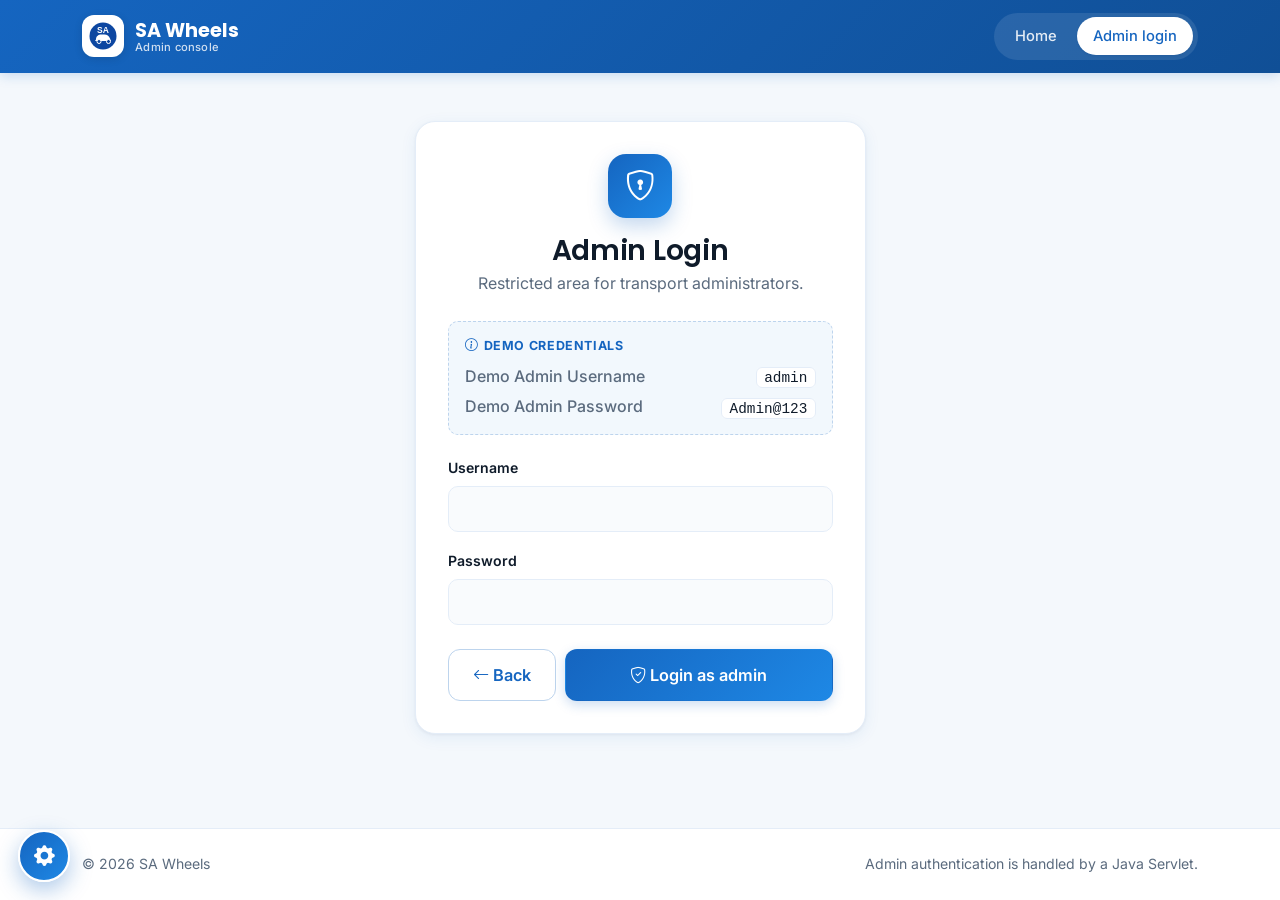
<file: frontend/admin-login.html>
<!DOCTYPE html>
<html lang="en">
<head>
    <meta charset="UTF-8">
    <meta name="viewport" content="width=device-width, initial-scale=1, viewport-fit=cover">
    <meta name="theme-color" content="#1565C0">
    <title>Admin Login - SA Wheels</title>
    <script src="js/prefs.js"></script>
    <link href="https://cdn.jsdelivr.net/npm/bootstrap@5.3.3/dist/css/bootstrap.min.css" rel="stylesheet">
    <link href="https://cdn.jsdelivr.net/npm/bootstrap-icons@1.11.3/font/bootstrap-icons.min.css" rel="stylesheet">
    <link rel="preconnect" href="https://fonts.googleapis.com">
    <link rel="preconnect" href="https://fonts.gstatic.com" crossorigin>
    <link href="https://fonts.googleapis.com/css2?family=Inter:wght@400;500;600;700&family=Poppins:wght@500;600;700;800&display=swap" rel="stylesheet">
    <link rel="stylesheet" href="css/style.css?v=13">
</head>
<body>
    <nav class="navbar navbar-expand-lg navbar-dark app-header">
        <div class="container">
            <a class="navbar-brand" href="index.html"><span class="brand-mark"><img class="brand-logo" src="assets/sa-logo.svg" alt=""></span><span class="brand-text">SA Wheels<span class="brand-sub">Admin console</span></span></a>
            <button class="navbar-toggler" type="button" data-bs-toggle="collapse" data-bs-target="#mainNav" aria-controls="mainNav" aria-expanded="false" aria-label="Toggle navigation"><span class="navbar-toggler-icon"></span></button>
            <div class="collapse navbar-collapse" id="mainNav">
                <ul class="navbar-nav ms-auto">
                    <li class="nav-item"><a class="nav-link" href="index.html">Home</a></li>
                    <li class="nav-item"><a class="nav-link" href="admin-login.html">Admin login</a></li>
                </ul>
            </div>
        </div>
    </nav>

    <main class="container auth-wrap">
        <div class="row justify-content-center">
            <div class="col-sm-10 col-md-7 col-lg-5">
                <div class="card auth-card">
                    <div class="card-body">
                        <div class="auth-icon"><i class="bi bi-shield-lock"></i></div>
                        <h1 class="h3 mb-1 text-center">Admin Login</h1>
                        <p class="text-muted text-center mb-4">Restricted area for transport administrators.</p>
                        <div class="demo-creds">
                            <div class="demo-creds-head"><i class="bi bi-info-circle"></i>Demo Credentials</div>
                            <dl>
                                <div><dt>Demo Admin Username</dt><dd><code>admin</code></dd></div>
                                <div><dt>Demo Admin Password</dt><dd><code>Admin@123</code></dd></div>
                            </dl>
                        </div>
                        <form class="needs-validation" action="admin-login" method="post" novalidate>
                            <div class="mb-3"><label class="form-label" for="adminUsername">Username</label><input id="adminUsername" name="username" type="text" class="form-control" autocomplete="username" autocapitalize="none" spellcheck="false" required><div class="invalid-feedback">Enter the admin username.</div></div>
                            <div class="mb-4"><label class="form-label" for="adminPassword">Password</label><input id="adminPassword" name="password" type="password" class="form-control" autocomplete="current-password" required><div class="invalid-feedback">Password is required.</div></div>
                            <div class="chooser-actions">
                                <a class="btn btn-outline-primary btn-lg" href="index.html?login=choose"><i class="bi bi-arrow-left me-1"></i>Back</a>
                                <button class="btn btn-primary btn-lg" type="submit"><i class="bi bi-shield-check me-1"></i>Login as admin</button>
                            </div>
                        </form>
                    </div>
                </div>
            </div>
        </div>
    </main>

    <footer class="app-footer no-print"><div class="container"><span>&copy; 2026 SA Wheels</span><span>Admin authentication is handled by a Java Servlet.</span></div></footer>
    <script src="https://cdn.jsdelivr.net/npm/bootstrap@5.3.3/dist/js/bootstrap.bundle.min.js"></script>
    <script src="js/script.js?v=13"></script>
    <script src="js/ui-effects.js"></script>
</body>
</html>
</file>
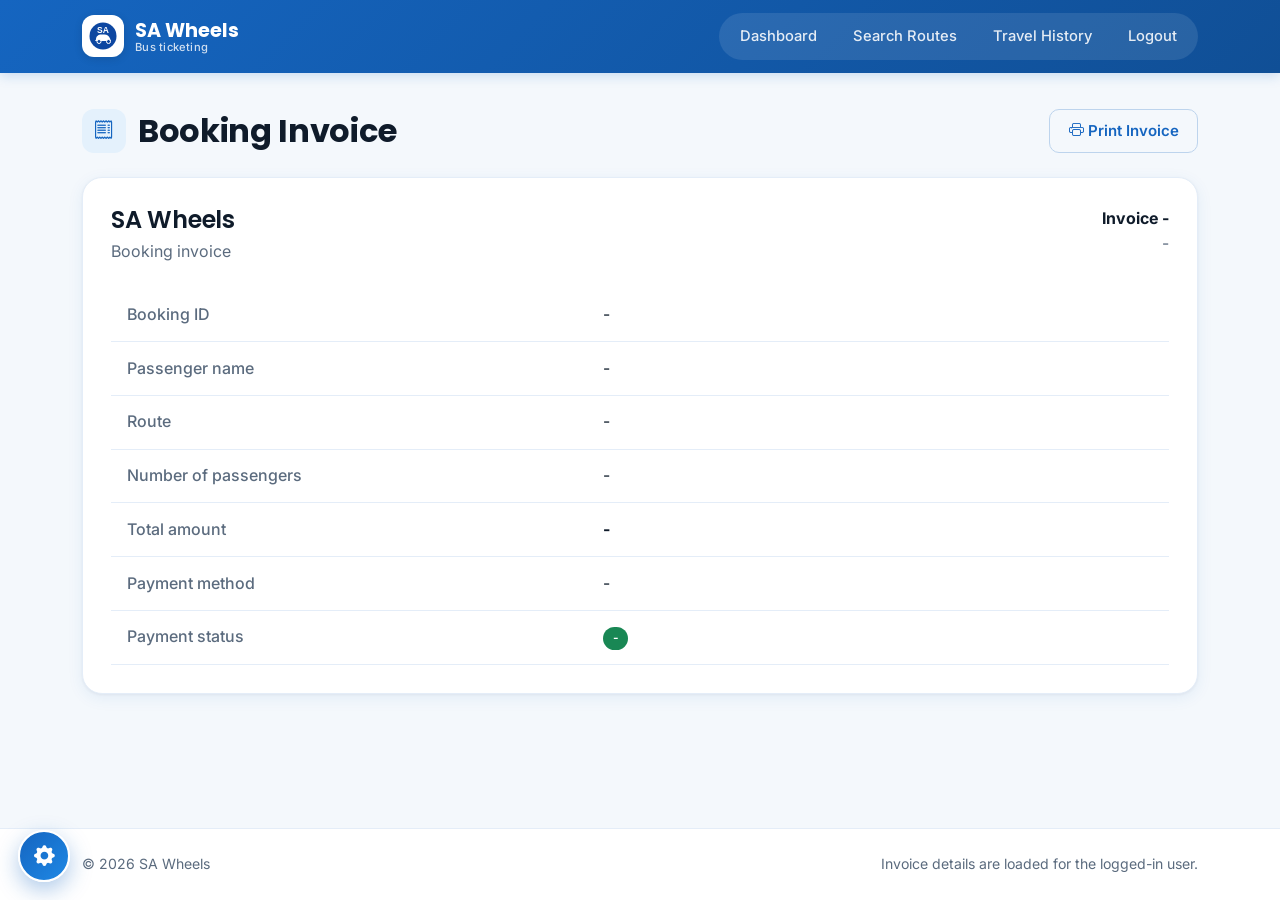
<file: frontend/invoice.html>
<!DOCTYPE html>
<html lang="en">
<head>
    <meta charset="UTF-8">
    <meta name="viewport" content="width=device-width, initial-scale=1, viewport-fit=cover">
    <meta name="theme-color" content="#1565C0">
    <title>Invoice - SA Wheels</title>
    <script src="js/prefs.js"></script>
    <link href="https://cdn.jsdelivr.net/npm/bootstrap@5.3.3/dist/css/bootstrap.min.css" rel="stylesheet">
    <link href="https://cdn.jsdelivr.net/npm/bootstrap-icons@1.11.3/font/bootstrap-icons.min.css" rel="stylesheet">
    <link rel="preconnect" href="https://fonts.googleapis.com">
    <link rel="preconnect" href="https://fonts.gstatic.com" crossorigin>
    <link href="https://fonts.googleapis.com/css2?family=Inter:wght@400;500;600;700&family=Poppins:wght@500;600;700;800&display=swap" rel="stylesheet">
    <link rel="stylesheet" href="css/style.css?v=13">
</head>
<body>
    <nav class="navbar navbar-expand-lg navbar-dark app-header no-print">
        <div class="container">
            <a class="navbar-brand" href="index.html"><span class="brand-mark"><img class="brand-logo" src="assets/sa-logo.svg" alt=""></span><span class="brand-text">SA Wheels<span class="brand-sub">Bus ticketing</span></span></a>
            <button class="navbar-toggler" type="button" data-bs-toggle="collapse" data-bs-target="#mainNav" aria-controls="mainNav" aria-expanded="false" aria-label="Toggle navigation"><span class="navbar-toggler-icon"></span></button>
            <div class="collapse navbar-collapse" id="mainNav">
                <ul class="navbar-nav ms-auto">
                    <li class="nav-item"><a class="nav-link" href="user-dashboard.html">Dashboard</a></li>
                    <li class="nav-item"><a class="nav-link" href="route-search.html">Search Routes</a></li>
                    <li class="nav-item"><a class="nav-link" href="travel-history.html">Travel History</a></li>
                    <li class="nav-item"><a class="nav-link" href="logout">Logout</a></li>
                </ul>
            </div>
        </div>
    </nav>

    <main class="container page">
        <div class="page-head no-print">
            <h1 class="h2 page-title"><span class="title-icon"><i class="bi bi-receipt"></i></span>Booking Invoice</h1>
            <button data-print class="btn btn-outline-primary"><i class="bi bi-printer me-1"></i>Print Invoice</button>
        </div>
        <div class="card invoice-card">
            <div class="card-body">
                <div class="d-flex flex-wrap justify-content-between gap-3 mb-4">
                    <div><h2 class="h4 mb-1">SA Wheels</h2><p class="text-muted mb-0">Booking invoice</p></div>
                    <div class="text-sm-end"><strong id="invoiceNumber">Invoice -</strong><br><span id="invoiceDate" class="text-muted">-</span></div>
                </div>
                <div class="table-responsive">
                    <table class="table">
                        <tbody>
                            <tr><th>Booking ID</th><td id="invoiceBookingId">-</td></tr>
                            <tr><th>Passenger name</th><td id="invoicePassenger">-</td></tr>
                            <tr><th>Route</th><td id="invoiceRoute">-</td></tr>
                            <tr><th>Number of passengers</th><td id="invoicePassengerCount">-</td></tr>
                            <tr><th>Total amount</th><td><strong id="invoiceAmount">-</strong></td></tr>
                            <tr><th>Payment method</th><td id="invoicePaymentMethod">-</td></tr>
                            <tr><th>Payment status</th><td><span id="invoicePaymentStatus" class="badge text-bg-success">-</span></td></tr>
                        </tbody>
                    </table>
                </div>
            </div>
        </div>
    </main>

    <footer class="app-footer no-print"><div class="container"><span>&copy; 2026 SA Wheels</span><span>Invoice details are loaded for the logged-in user.</span></div></footer>
    <script src="https://cdn.jsdelivr.net/npm/bootstrap@5.3.3/dist/js/bootstrap.bundle.min.js"></script>
    <script src="js/script.js?v=13"></script>
    <script src="js/ui-effects.js"></script>
</body>
</html>
</file>
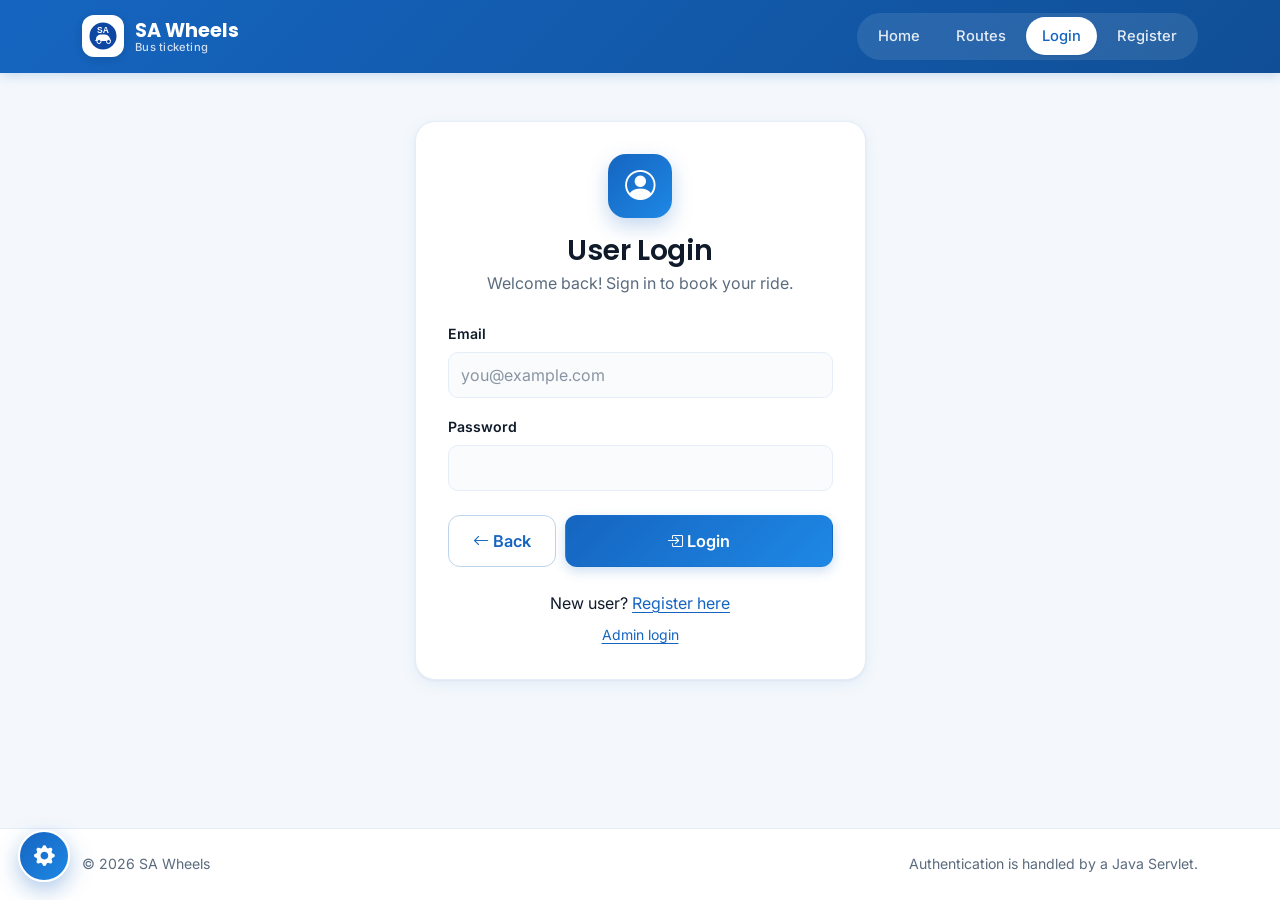
<file: frontend/login.html>
<!DOCTYPE html>
<html lang="en">
<head>
    <meta charset="UTF-8">
    <meta name="viewport" content="width=device-width, initial-scale=1, viewport-fit=cover">
    <meta name="theme-color" content="#1565C0">
    <title>Login - SA Wheels</title>
    <script src="js/prefs.js"></script>
    <link href="https://cdn.jsdelivr.net/npm/bootstrap@5.3.3/dist/css/bootstrap.min.css" rel="stylesheet">
    <link href="https://cdn.jsdelivr.net/npm/bootstrap-icons@1.11.3/font/bootstrap-icons.min.css" rel="stylesheet">
    <link rel="preconnect" href="https://fonts.googleapis.com">
    <link rel="preconnect" href="https://fonts.gstatic.com" crossorigin>
    <link href="https://fonts.googleapis.com/css2?family=Inter:wght@400;500;600;700&family=Poppins:wght@500;600;700;800&display=swap" rel="stylesheet">
    <link rel="stylesheet" href="css/style.css?v=13">
</head>
<body>
    <nav class="navbar navbar-expand-lg navbar-dark app-header">
        <div class="container">
            <a class="navbar-brand" href="index.html"><span class="brand-mark"><img class="brand-logo" src="assets/sa-logo.svg" alt=""></span><span class="brand-text">SA Wheels<span class="brand-sub">Bus ticketing</span></span></a>
            <button class="navbar-toggler" type="button" data-bs-toggle="collapse" data-bs-target="#mainNav" aria-controls="mainNav" aria-expanded="false" aria-label="Toggle navigation"><span class="navbar-toggler-icon"></span></button>
            <div class="collapse navbar-collapse" id="mainNav">
                <ul class="navbar-nav ms-auto">
                    <li class="nav-item"><a class="nav-link" href="index.html">Home</a></li>
                    <li class="nav-item"><a class="nav-link" href="route-search.html">Routes</a></li>
                    <li class="nav-item"><a class="nav-link" href="login.html">Login</a></li>
                    <li class="nav-item"><a class="nav-link" href="register.html">Register</a></li>
                </ul>
            </div>
        </div>
    </nav>

    <main class="container auth-wrap">
        <div class="row justify-content-center">
            <div class="col-sm-10 col-md-7 col-lg-5">
                <div class="card auth-card">
                    <div class="card-body">
                        <div class="auth-icon"><i class="bi bi-person-circle"></i></div>
                        <h1 class="h3 mb-1 text-center">User Login</h1>
                        <p class="text-muted text-center mb-4">Welcome back! Sign in to book your ride.</p>
                        <form class="needs-validation" action="login" method="post" novalidate>
                            <div class="mb-3"><label class="form-label" for="email">Email</label><input id="email" name="email" type="email" class="form-control" autocomplete="email" placeholder="you@example.com" required><div class="invalid-feedback">Enter a valid email address.</div></div>
                            <div class="mb-4"><label class="form-label" for="loginPassword">Password</label><input id="loginPassword" name="password" type="password" class="form-control" autocomplete="current-password" required><div class="invalid-feedback">Password is required.</div></div>
                            <div class="chooser-actions">
                                <a class="btn btn-outline-primary btn-lg" href="index.html?login=choose"><i class="bi bi-arrow-left me-1"></i>Back</a>
                                <button class="btn btn-primary btn-lg" type="submit"><i class="bi bi-box-arrow-in-right me-1"></i>Login</button>
                            </div>
                        </form>
                        <p class="text-center mt-4 mb-0">New user? <a href="register.html">Register here</a></p>
                        <p class="text-center mt-2 mb-0 small"><a href="admin-login.html">Admin login</a></p>
                    </div>
                </div>
            </div>
        </div>
    </main>

    <footer class="app-footer no-print"><div class="container"><span>&copy; 2026 SA Wheels</span><span>Authentication is handled by a Java Servlet.</span></div></footer>
    <script src="https://cdn.jsdelivr.net/npm/bootstrap@5.3.3/dist/js/bootstrap.bundle.min.js"></script>
    <script src="js/script.js?v=13"></script>
    <script src="js/ui-effects.js"></script>
</body>
</html>
</file>
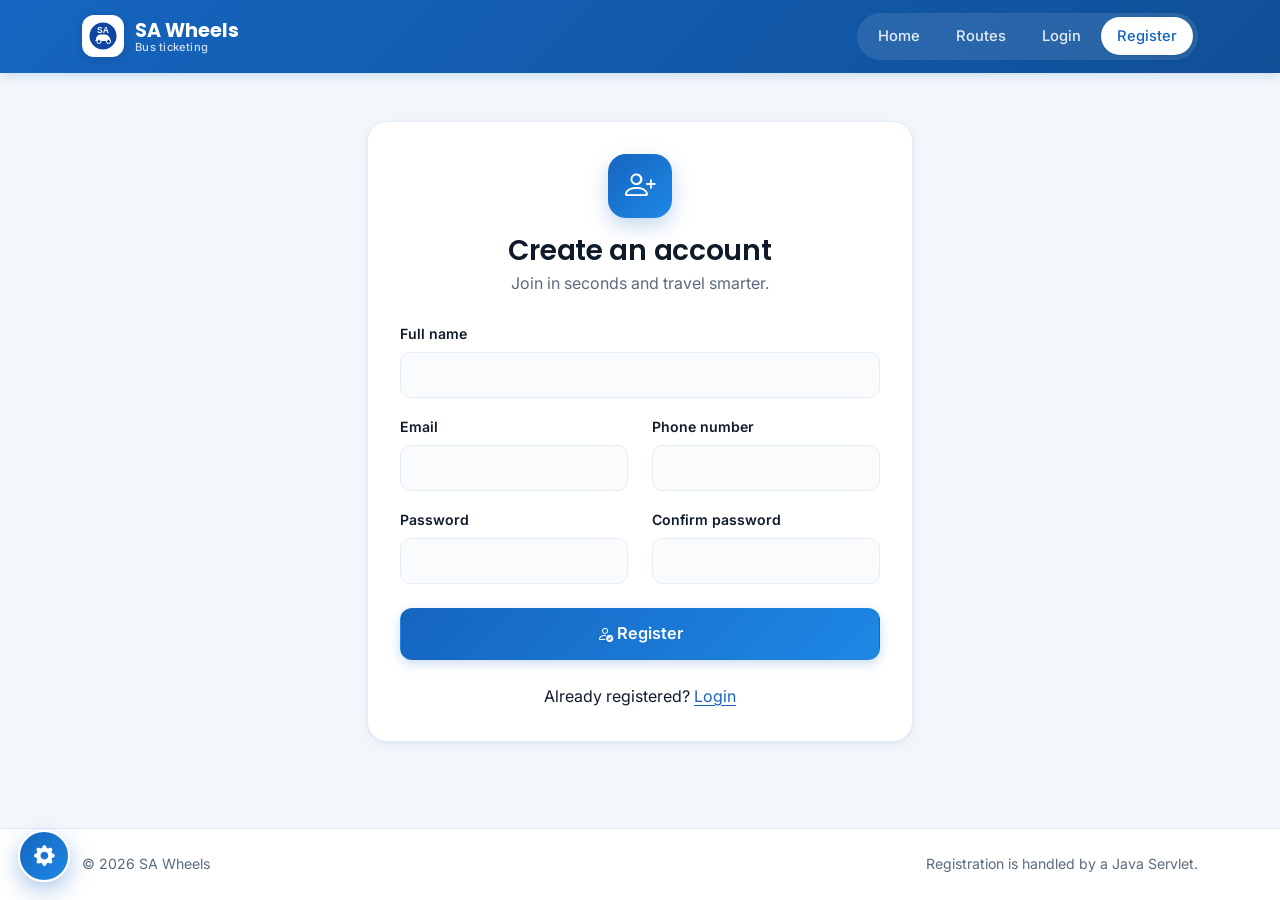
<file: frontend/register.html>
<!DOCTYPE html>
<html lang="en">
<head>
    <meta charset="UTF-8">
    <meta name="viewport" content="width=device-width, initial-scale=1, viewport-fit=cover">
    <meta name="theme-color" content="#1565C0">
    <title>Register - SA Wheels</title>
    <script src="js/prefs.js"></script>
    <link href="https://cdn.jsdelivr.net/npm/bootstrap@5.3.3/dist/css/bootstrap.min.css" rel="stylesheet">
    <link href="https://cdn.jsdelivr.net/npm/bootstrap-icons@1.11.3/font/bootstrap-icons.min.css" rel="stylesheet">
    <link rel="preconnect" href="https://fonts.googleapis.com">
    <link rel="preconnect" href="https://fonts.gstatic.com" crossorigin>
    <link href="https://fonts.googleapis.com/css2?family=Inter:wght@400;500;600;700&family=Poppins:wght@500;600;700;800&display=swap" rel="stylesheet">
    <link rel="stylesheet" href="css/style.css?v=13">
</head>
<body>
    <nav class="navbar navbar-expand-lg navbar-dark app-header">
        <div class="container">
            <a class="navbar-brand" href="index.html"><span class="brand-mark"><img class="brand-logo" src="assets/sa-logo.svg" alt=""></span><span class="brand-text">SA Wheels<span class="brand-sub">Bus ticketing</span></span></a>
            <button class="navbar-toggler" type="button" data-bs-toggle="collapse" data-bs-target="#mainNav" aria-controls="mainNav" aria-expanded="false" aria-label="Toggle navigation"><span class="navbar-toggler-icon"></span></button>
            <div class="collapse navbar-collapse" id="mainNav">
                <ul class="navbar-nav ms-auto">
                    <li class="nav-item"><a class="nav-link" href="index.html">Home</a></li>
                    <li class="nav-item"><a class="nav-link" href="route-search.html">Routes</a></li>
                    <li class="nav-item"><a class="nav-link" href="login.html">Login</a></li>
                    <li class="nav-item"><a class="nav-link" href="register.html">Register</a></li>
                </ul>
            </div>
        </div>
    </nav>

    <main class="container auth-wrap">
        <div class="row justify-content-center">
            <div class="col-sm-11 col-md-9 col-lg-6">
                <div class="card auth-card">
                    <div class="card-body">
                        <div class="auth-icon"><i class="bi bi-person-plus"></i></div>
                        <h1 class="h3 mb-1 text-center">Create an account</h1>
                        <p class="text-muted text-center mb-4">Join in seconds and travel smarter.</p>
                        <form class="needs-validation" action="register" method="post" novalidate>
                            <div class="mb-3"><label class="form-label" for="fullName">Full name</label><input id="fullName" name="fullName" class="form-control" autocomplete="name" required><div class="invalid-feedback">Full name is required.</div></div>
                            <div class="row">
                                <div class="col-md-6 mb-3"><label class="form-label" for="registerEmail">Email</label><input id="registerEmail" name="email" type="email" class="form-control" autocomplete="email" required><div class="invalid-feedback">Enter a valid email.</div></div>
                                <div class="col-md-6 mb-3"><label class="form-label" for="phone">Phone number</label><input id="phone" name="phoneNumber" type="tel" class="form-control" pattern="[0-9]{10}" inputmode="numeric" autocomplete="tel" required><div class="invalid-feedback">Enter a 10-digit phone number.</div></div>
                            </div>
                            <div class="row">
                                <div class="col-md-6 mb-3"><label class="form-label" for="password">Password</label><input id="password" name="password" type="password" class="form-control" minlength="6" autocomplete="new-password" required><div class="invalid-feedback">At least 6 characters.</div></div>
                                <div class="col-md-6 mb-4"><label class="form-label" for="confirmPassword">Confirm password</label><input id="confirmPassword" name="confirmPassword" type="password" class="form-control" autocomplete="new-password" required><div class="invalid-feedback">Passwords must match.</div></div>
                            </div>
                            <button class="btn btn-primary btn-lg w-100" type="submit"><i class="bi bi-person-check me-1"></i>Register</button>
                        </form>
                        <p class="text-center mt-4 mb-0">Already registered? <a href="login.html">Login</a></p>
                    </div>
                </div>
            </div>
        </div>
    </main>

    <footer class="app-footer no-print"><div class="container"><span>&copy; 2026 SA Wheels</span><span>Registration is handled by a Java Servlet.</span></div></footer>
    <script src="https://cdn.jsdelivr.net/npm/bootstrap@5.3.3/dist/js/bootstrap.bundle.min.js"></script>
    <script src="js/script.js?v=13"></script>
    <script src="js/ui-effects.js"></script>
</body>
</html>
</file>
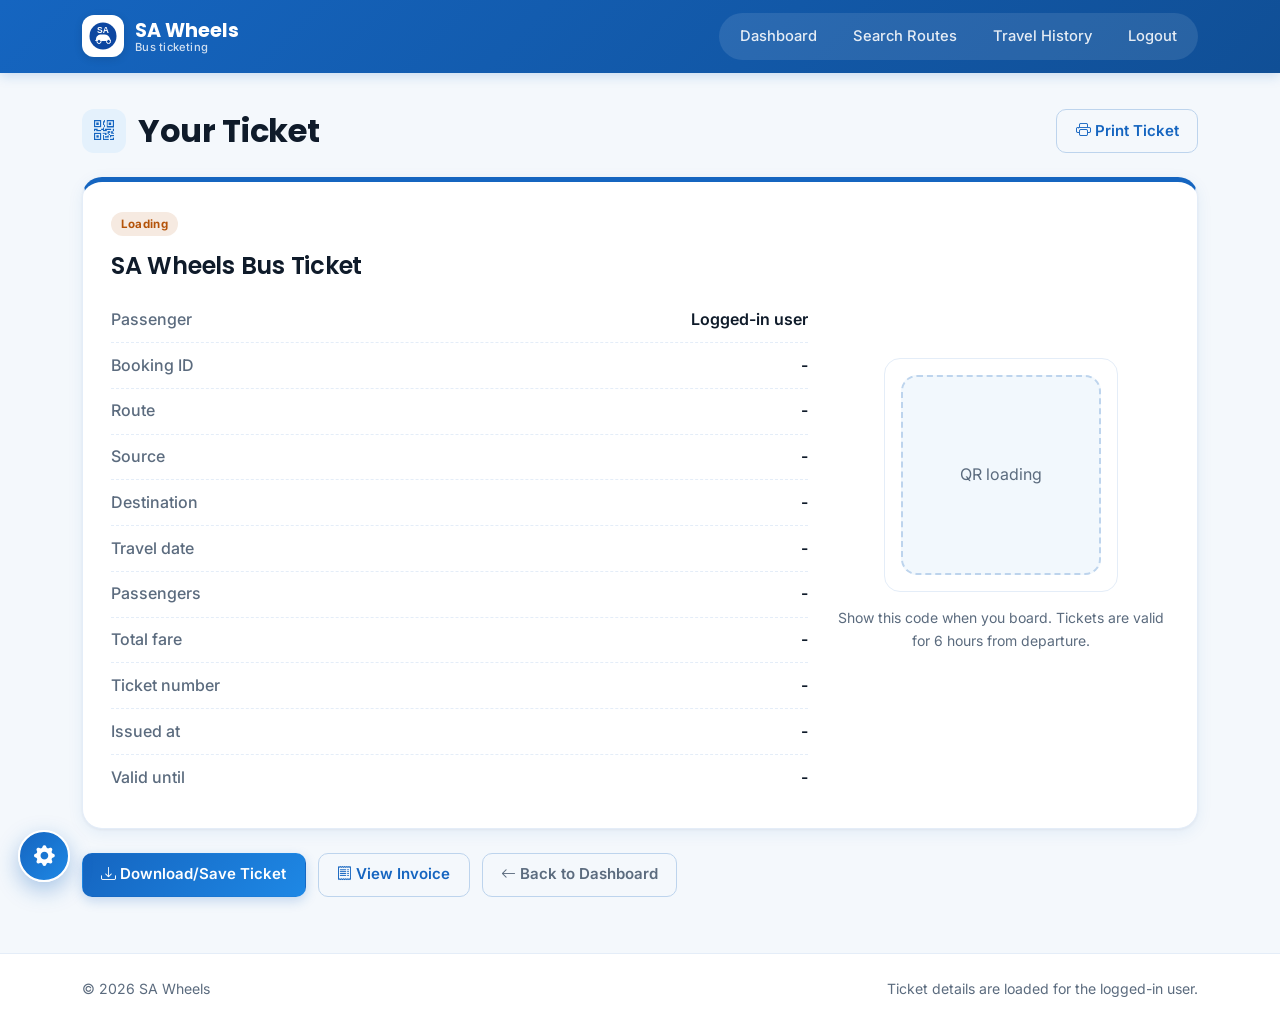
<file: frontend/ticket.html>
<!DOCTYPE html>
<html lang="en">
<head>
    <meta charset="UTF-8">
    <meta name="viewport" content="width=device-width, initial-scale=1, viewport-fit=cover">
    <meta name="theme-color" content="#1565C0">
    <title>Ticket - SA Wheels</title>
    <script src="js/prefs.js"></script>
    <link href="https://cdn.jsdelivr.net/npm/bootstrap@5.3.3/dist/css/bootstrap.min.css" rel="stylesheet">
    <link href="https://cdn.jsdelivr.net/npm/bootstrap-icons@1.11.3/font/bootstrap-icons.min.css" rel="stylesheet">
    <link rel="preconnect" href="https://fonts.googleapis.com">
    <link rel="preconnect" href="https://fonts.gstatic.com" crossorigin>
    <link href="https://fonts.googleapis.com/css2?family=Inter:wght@400;500;600;700&family=Poppins:wght@500;600;700;800&display=swap" rel="stylesheet">
    <link rel="stylesheet" href="css/style.css?v=13">
</head>
<body>
    <nav class="navbar navbar-expand-lg navbar-dark app-header no-print">
        <div class="container">
            <a class="navbar-brand" href="index.html"><span class="brand-mark"><img class="brand-logo" src="assets/sa-logo.svg" alt=""></span><span class="brand-text">SA Wheels<span class="brand-sub">Bus ticketing</span></span></a>
            <button class="navbar-toggler" type="button" data-bs-toggle="collapse" data-bs-target="#mainNav" aria-controls="mainNav" aria-expanded="false" aria-label="Toggle navigation"><span class="navbar-toggler-icon"></span></button>
            <div class="collapse navbar-collapse" id="mainNav">
                <ul class="navbar-nav ms-auto">
                    <li class="nav-item"><a class="nav-link" href="user-dashboard.html">Dashboard</a></li>
                    <li class="nav-item"><a class="nav-link" href="route-search.html">Search Routes</a></li>
                    <li class="nav-item"><a class="nav-link" href="travel-history.html">Travel History</a></li>
                    <li class="nav-item"><a class="nav-link" href="logout">Logout</a></li>
                </ul>
            </div>
        </div>
    </nav>

    <main class="container page">
        <div class="page-head no-print">
            <h1 class="h2 page-title"><span class="title-icon"><i class="bi bi-qr-code"></i></span>Your Ticket</h1>
            <button data-print class="btn btn-outline-primary"><i class="bi bi-printer me-1"></i>Print Ticket</button>
        </div>
        <div class="card ticket-card">
            <div class="card-body">
                <div class="row g-4 align-items-center">
                    <div class="col-md-7 col-lg-8">
                        <span id="ticketStatus" class="status-badge status-pending mb-3">Loading</span>
                        <h2 class="h4 mb-3">SA Wheels Bus Ticket</h2>
                        <dl class="detail-list">
                            <div><dt>Passenger</dt><dd id="ticketPassenger">Logged-in user</dd></div>
                            <div><dt>Booking ID</dt><dd id="ticketBookingId">-</dd></div>
                            <div><dt>Route</dt><dd id="ticketRoute">-</dd></div>
                            <div><dt>Source</dt><dd id="ticketSource">-</dd></div>
                            <div><dt>Destination</dt><dd id="ticketDestination">-</dd></div>
                            <div><dt>Travel date</dt><dd id="ticketTravelDate">-</dd></div>
                            <div><dt>Passengers</dt><dd id="ticketPassengerCount">-</dd></div>
                            <div><dt>Total fare</dt><dd id="ticketFare">-</dd></div>
                            <div><dt>Ticket number</dt><dd id="ticketNumber">-</dd></div>
                            <div><dt>Issued at</dt><dd id="ticketIssuedAt">-</dd></div>
                            <div><dt>Valid until</dt><dd id="ticketValidUntil">-</dd></div>
                        </dl>
                    </div>
                    <div class="col-md-5 col-lg-4 text-center">
                        <div id="qrBox" class="qr-box">
                            <div id="qrPlaceholder" class="qr-placeholder"><span>QR loading</span></div>
                            <img id="qrImage" class="img-fluid d-none" width="200" height="200" alt="Ticket QR code">
                            <span class="qr-expired-stamp" aria-hidden="true">Expired</span>
                        </div>
                        <div id="ticketCountdown" class="validity-pill d-none" role="status" aria-live="polite"></div>
                        <p id="qrNote" class="small text-muted mt-2 mb-0">Show this code when you board. Tickets are valid for 6 hours from departure.</p>
                    </div>
                </div>
            </div>
        </div>
        <div class="action-bar mt-4 no-print">
            <button data-print class="btn btn-primary me-2 mb-2"><i class="bi bi-download me-1"></i>Download/Save Ticket</button>
            <a id="invoiceLink" href="invoice.html" class="btn btn-outline-primary me-2 mb-2"><i class="bi bi-receipt me-1"></i>View Invoice</a>
            <a href="user-dashboard.html" class="btn btn-outline-secondary mb-2"><i class="bi bi-arrow-left me-1"></i>Back to Dashboard</a>
        </div>
    </main>

    <footer class="app-footer no-print"><div class="container"><span>&copy; 2026 SA Wheels</span><span>Ticket details are loaded for the logged-in user.</span></div></footer>
    <script src="https://cdn.jsdelivr.net/npm/bootstrap@5.3.3/dist/js/bootstrap.bundle.min.js"></script>
    <script src="js/script.js?v=13"></script>
    <script src="js/ui-effects.js"></script>
</body>
</html>
</file>
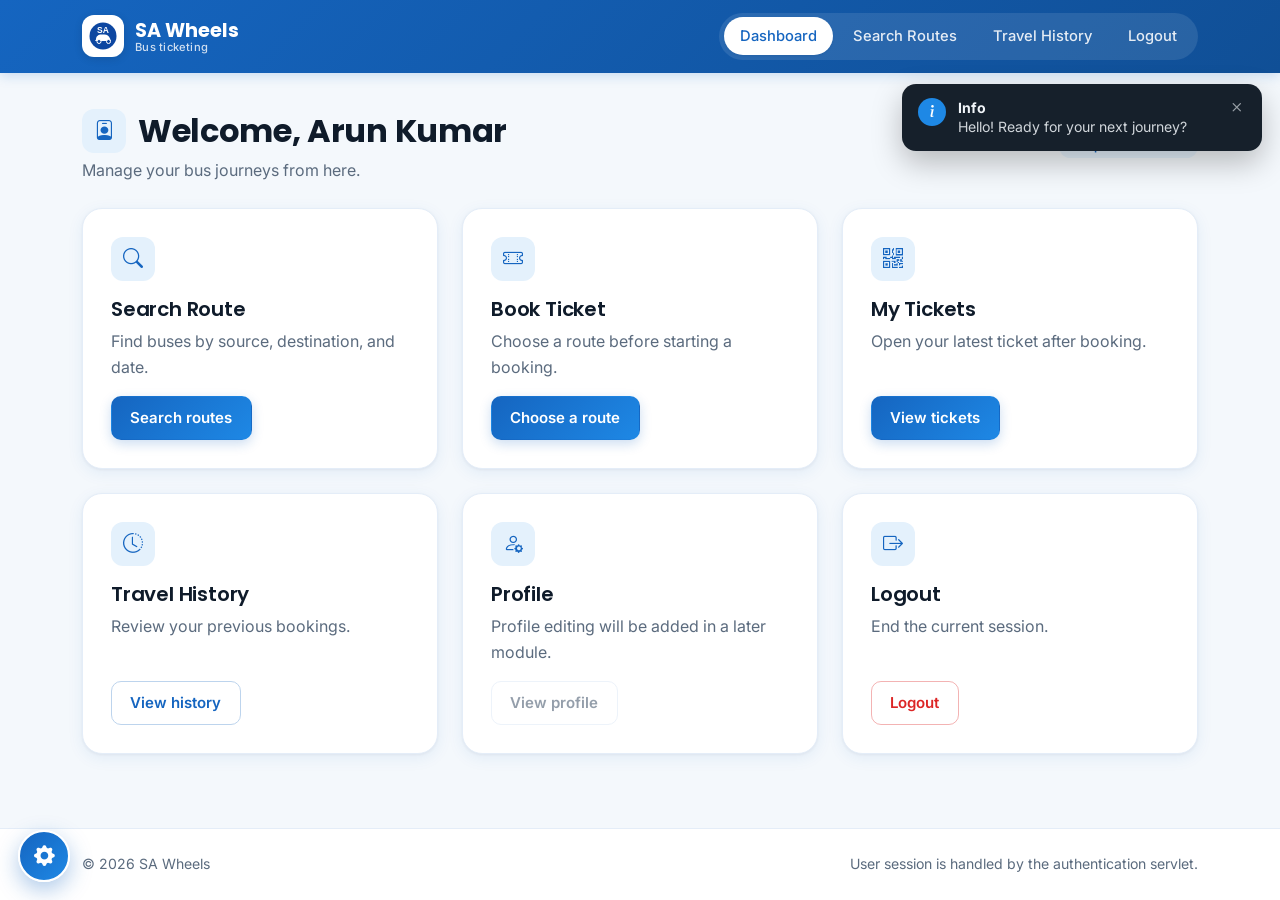
<file: frontend/user-dashboard.html>
<!DOCTYPE html>
<html lang="en">
<head>
    <meta charset="UTF-8">
    <meta name="viewport" content="width=device-width, initial-scale=1, viewport-fit=cover">
    <meta name="theme-color" content="#1565C0">
    <title>User Dashboard - SA Wheels</title>
    <script src="js/prefs.js"></script>
    <link href="https://cdn.jsdelivr.net/npm/bootstrap@5.3.3/dist/css/bootstrap.min.css" rel="stylesheet">
    <link href="https://cdn.jsdelivr.net/npm/bootstrap-icons@1.11.3/font/bootstrap-icons.min.css" rel="stylesheet">
    <link rel="preconnect" href="https://fonts.googleapis.com">
    <link rel="preconnect" href="https://fonts.gstatic.com" crossorigin>
    <link href="https://fonts.googleapis.com/css2?family=Inter:wght@400;500;600;700&family=Poppins:wght@500;600;700;800&display=swap" rel="stylesheet">
    <link rel="stylesheet" href="css/style.css?v=13">
</head>
<body data-welcome="Hello! Ready for your next journey?">
    <nav class="navbar navbar-expand-lg navbar-dark app-header">
        <div class="container">
            <a class="navbar-brand" href="index.html"><span class="brand-mark"><img class="brand-logo" src="assets/sa-logo.svg" alt=""></span><span class="brand-text">SA Wheels<span class="brand-sub">Bus ticketing</span></span></a>
            <button class="navbar-toggler" type="button" data-bs-toggle="collapse" data-bs-target="#mainNav" aria-controls="mainNav" aria-expanded="false" aria-label="Toggle navigation"><span class="navbar-toggler-icon"></span></button>
            <div class="collapse navbar-collapse" id="mainNav">
                <ul class="navbar-nav ms-auto">
                    <li class="nav-item"><a class="nav-link" href="user-dashboard.html">Dashboard</a></li>
                    <li class="nav-item"><a class="nav-link" href="route-search.html">Search Routes</a></li>
                    <li class="nav-item"><a class="nav-link" href="travel-history.html">Travel History</a></li>
                    <li class="nav-item"><a class="nav-link" href="logout">Logout</a></li>
                </ul>
            </div>
        </div>
    </nav>

    <main class="container page">
        <div class="page-head">
            <div>
                <h1 class="h2 page-title"><span class="title-icon"><i class="bi bi-person-badge"></i></span>Welcome, Arun Kumar</h1>
                <p class="page-sub">Manage your bus journeys from here.</p>
            </div>
            <span class="badge badge-soft">Sample user session</span>
        </div>
        <div class="row g-4">
            <div class="col-sm-6 col-lg-4"><div class="card dashboard-card"><div class="card-body"><span class="card-icon"><i class="bi bi-search"></i></span><h2 class="h5">Search Route</h2><p>Find buses by source, destination, and date.</p><a href="route-search.html" class="btn btn-primary">Search routes</a></div></div></div>
            <div class="col-sm-6 col-lg-4"><div class="card dashboard-card"><div class="card-body"><span class="card-icon"><i class="bi bi-ticket-perforated"></i></span><h2 class="h5">Book Ticket</h2><p>Choose a route before starting a booking.</p><a href="route-search.html" class="btn btn-primary">Choose a route</a></div></div></div>
            <div class="col-sm-6 col-lg-4"><div class="card dashboard-card"><div class="card-body"><span class="card-icon"><i class="bi bi-qr-code"></i></span><h2 class="h5">My Tickets</h2><p>Open your latest ticket after booking.</p><a href="travel-history.html" class="btn btn-primary">View tickets</a></div></div></div>
            <div class="col-sm-6 col-lg-4"><div class="card dashboard-card"><div class="card-body"><span class="card-icon"><i class="bi bi-clock-history"></i></span><h2 class="h5">Travel History</h2><p>Review your previous bookings.</p><a href="travel-history.html" class="btn btn-outline-primary">View history</a></div></div></div>
            <div class="col-sm-6 col-lg-4"><div class="card dashboard-card"><div class="card-body"><span class="card-icon"><i class="bi bi-person-gear"></i></span><h2 class="h5">Profile</h2><p>Profile editing will be added in a later module.</p><button class="btn btn-outline-secondary" disabled>View profile</button></div></div></div>
            <div class="col-sm-6 col-lg-4"><div class="card dashboard-card"><div class="card-body"><span class="card-icon"><i class="bi bi-box-arrow-right"></i></span><h2 class="h5">Logout</h2><p>End the current session.</p><a href="logout" class="btn btn-outline-danger">Logout</a></div></div></div>
        </div>
    </main>

    <footer class="app-footer no-print"><div class="container"><span>&copy; 2026 SA Wheels</span><span>User session is handled by the authentication servlet.</span></div></footer>
    <script src="https://cdn.jsdelivr.net/npm/bootstrap@5.3.3/dist/js/bootstrap.bundle.min.js"></script>
    <script src="js/script.js?v=13"></script>
    <script src="js/ui-effects.js"></script>
</body>
</html>
</file>
<file: frontend/css/style.css>
/* SA Wheels - simple, token-driven theme on top of Bootstrap 5.
 *
 * Colours come from CSS variables. js/prefs.js sets them on <html> from the
 * chosen theme (and dark mode); the values below are the no-JS defaults.
 */

/* ------------------------------------------------------------------ tokens */
:root {
    --p: #1565C0;  --p-rgb: 21, 101, 192;
    --pd: #10509A; --pd-rgb: 16, 80, 154;
    --a: #1E88E5;  --a-rgb: 30, 136, 229;
    --p-text: #1565C0; --p-text-rgb: 21, 101, 192;
    --p-soft: #E4F0FC; --p-soft2: #F1F7FE;
    --paper: #F3F7FC; --card: #ffffff;
    --line: #E1EAF5;  --line-strong: #C3D6EE;
    --field-bg: #F9FBFE;
    --ink: #0F1B2A;   --slate: #5B6B7E;
    --success: #15803D; --danger: #DC2626; --warning: #B45309;

    --radius: 16px; --radius-lg: 20px; --radius-sm: 10px;
    --shadow-sm: 0 1px 2px rgba(15, 27, 42, .05), 0 1px 3px rgba(var(--p-rgb), .06);
    --shadow-md: 0 4px 16px rgba(var(--p-rgb), .08), 0 1px 3px rgba(15, 27, 42, .05);
    --shadow-lg: 0 18px 40px rgba(var(--p-rgb), .16), 0 4px 10px rgba(15, 27, 42, .06);
    --fs: 1;
    --font-body: 'Inter', system-ui, -apple-system, 'Segoe UI', Roboto, sans-serif;
    --font-head: 'Poppins', 'Inter', system-ui, sans-serif;
}

[data-mode="dark"] {
    --ink: #E6EDF5;
    --slate: #A3B1C2;
    --success: #4ADE80; --danger: #F87171; --warning: #FBBF24;
    --shadow-sm: 0 1px 2px rgba(0, 0, 0, .35);
    --shadow-md: 0 4px 18px rgba(0, 0, 0, .35);
    --shadow-lg: 0 18px 44px rgba(0, 0, 0, .5);
    color-scheme: dark;
}

/* Bootstrap reads its own variables; point them at ours. */
:root, [data-bs-theme] {
    --bs-primary: var(--p);
    --bs-primary-rgb: var(--p-rgb);
    --bs-link-color: var(--p-text);
    --bs-link-color-rgb: var(--p-text-rgb);
    --bs-link-hover-color: var(--p-text);
    --bs-link-hover-color-rgb: var(--p-text-rgb);
    --bs-body-bg: var(--paper);
    --bs-body-color: var(--ink);
    --bs-emphasis-color: var(--ink);
    --bs-secondary-color: var(--slate);
    --bs-tertiary-bg: var(--p-soft2);
    --bs-border-color: var(--line);
    --bs-border-radius: var(--radius-sm);
    --bs-body-font-family: var(--font-body);
    --bs-heading-color: var(--ink);
    --bs-focus-ring-color: rgba(var(--a-rgb), .25);
}

/* ------------------------------------------------------------------ base */
html { font-size: calc(16px * var(--fs)); }
body {
    min-height: 100vh;
    min-height: 100dvh;
    display: flex;
    flex-direction: column;
    background: var(--paper);
    color: var(--ink);
    font-family: var(--font-body);
    line-height: 1.6;
    -webkit-font-smoothing: antialiased;
    transition: background-color .2s ease, color .2s ease;
}
main { flex: 1 0 auto; }
h1, h2, h3, h4, h5, h6, .h1, .h2, .h3, .h4, .h5, .h6 {
    font-family: var(--font-head);
    font-weight: 600;
    letter-spacing: -.01em;
    color: var(--ink);
}
a { color: var(--p-text); text-underline-offset: 3px; }
a:hover { color: var(--p-text); }
.text-muted, .text-body-secondary { color: var(--slate) !important; }
.text-primary { color: var(--p-text) !important; }
.text-danger { color: var(--danger) !important; }
::selection { background: rgba(var(--a-rgb), .25); }
:focus-visible { outline: 3px solid rgba(var(--a-rgb), .55); outline-offset: 2px; }

/* ------------------------------------------------------------------ header */
.app-header {
    position: sticky;
    top: 0;
    z-index: 1030;
    background: linear-gradient(135deg, var(--p), var(--pd));
    box-shadow: 0 2px 12px rgba(var(--p-rgb), .22);
    padding: .65rem 0;
}
[data-mode="dark"] .app-header {
    background: linear-gradient(135deg, rgba(var(--p-rgb), .55), rgba(var(--pd-rgb), .45)), var(--card);
    border-bottom: 1px solid var(--line);
}
.app-header .navbar-brand {
    display: flex;
    align-items: center;
    gap: .7rem;
    color: #fff;
    font-family: var(--font-head);
    font-weight: 700;
    font-size: 1.2rem;
    line-height: 1.1;
    margin-right: 1rem;
}
.brand-mark {
    width: 42px;
    height: 42px;
    flex: none;
    display: grid;
    place-items: center;
    background: #fff;
    border-radius: 12px;
    box-shadow: 0 2px 8px rgba(0, 0, 0, .12);
}
.brand-logo { width: 32px; height: 32px; display: block; }
.brand-text { display: flex; flex-direction: column; }
.brand-sub {
    font-family: var(--font-body);
    font-size: .7rem;
    font-weight: 500;
    letter-spacing: .02em;
    opacity: .8;
}
.app-header .navbar-toggler {
    border: 1px solid rgba(255, 255, 255, .35);
    border-radius: var(--radius-sm);
    padding: .35rem .6rem;
}
.app-header .navbar-toggler:focus { box-shadow: 0 0 0 3px rgba(255, 255, 255, .3); }
.app-header .navbar-nav {
    gap: .25rem;
    background: rgba(255, 255, 255, .1);
    border-radius: 999px;
    padding: .3rem;
}
.app-header .nav-link {
    color: rgba(255, 255, 255, .88);
    font-weight: 500;
    font-size: .92rem;
    border-radius: 999px;
    padding: .45rem 1rem !important;
    transition: background-color .15s ease, color .15s ease;
}
.app-header .nav-link:hover, .app-header .nav-link:focus-visible { color: #fff; background: rgba(255, 255, 255, .14); }
.app-header .nav-link.active { background: #fff; color: var(--p) !important; box-shadow: var(--shadow-sm); }
[data-mode="dark"] .app-header .nav-link.active { background: var(--card); color: var(--p-text) !important; }

@media (max-width: 991.98px) {
    .app-header .navbar-nav {
        margin-top: .75rem;
        border-radius: var(--radius);
        padding: .4rem;
    }
    .app-header .nav-link { border-radius: var(--radius-sm); }
}

/* ------------------------------------------------------------------ layout */
.page {
    padding-top: 2.25rem;
    padding-bottom: 3rem;
}
.page-head {
    display: flex;
    flex-wrap: wrap;
    align-items: center;
    justify-content: space-between;
    gap: 1rem;
    margin-bottom: 1.5rem;
}
.page-title {
    display: flex;
    align-items: center;
    gap: .75rem;
    margin-bottom: 0;
    font-weight: 700;
}
.page-sub { color: var(--slate); margin: .35rem 0 0; }
.title-icon, .card-icon {
    width: 44px;
    height: 44px;
    flex: none;
    display: inline-grid;
    place-items: center;
    border-radius: 12px;
    background: var(--p-soft);
    color: var(--p-text);
    font-size: 1.25rem;
}

/* ------------------------------------------------------------------ cards */
.card {
    --bs-card-bg: var(--card);
    --bs-card-border-color: var(--line);
    --bs-card-border-radius: var(--radius-lg);
    --bs-card-inner-border-radius: calc(var(--radius-lg) - 1px);
    --bs-card-color: var(--ink);
    box-shadow: var(--shadow-md);
}
.card > .card-body { padding: 1.75rem; }
.section-title {
    display: flex;
    align-items: center;
    gap: .5rem;
    font-size: 1.05rem;
    margin-bottom: 1.1rem;
}
.section-title i { color: var(--p-text); }

.dashboard-card { height: 100%; transition: transform .18s ease, box-shadow .18s ease, border-color .18s ease; }
.dashboard-card .card-body { display: flex; flex-direction: column; align-items: flex-start; }
.dashboard-card .card-body p { color: var(--slate); flex: 1; }
.dashboard-card .card-icon { margin-bottom: 1rem; }
.dashboard-card:hover { transform: translateY(-2px); box-shadow: var(--shadow-lg); border-color: var(--line-strong); }

.feature-tile {
    height: 100%;
    background: var(--card);
    border: 1px solid var(--line);
    border-radius: var(--radius-lg);
    padding: 1.6rem;
    box-shadow: var(--shadow-sm);
}
.feature-tile .card-icon { margin-bottom: 1rem; }
.feature-tile h2 { font-size: 1.1rem; }
.feature-tile p { color: var(--slate); }

/* Stat tiles (admin dashboard) */
.stat-card .card-body { padding: 1.4rem; }
.stat-label {
    color: var(--slate);
    font-size: .75rem;
    font-weight: 600;
    letter-spacing: .06em;
    text-transform: uppercase;
    margin: 0 0 .25rem;
}
.stat-value {
    font-family: var(--font-head);
    font-size: 1.9rem;
    font-weight: 700;
    line-height: 1.2;
    color: var(--p-text);
    margin: 0;
}

/* Auth pages */
.auth-wrap { padding-top: 3rem; padding-bottom: 3rem; }
.auth-card .card-body { padding: 2rem; }
.auth-icon {
    width: 64px;
    height: 64px;
    margin: 0 auto 1rem;
    display: grid;
    place-items: center;
    border-radius: 18px;
    background: linear-gradient(135deg, var(--p), var(--a));
    color: #fff;
    font-size: 1.9rem;
    box-shadow: 0 8px 20px rgba(var(--p-rgb), .25);
}

/* ------------------------------------------------------------------ forms */
.form-label { font-weight: 600; font-size: .88rem; color: var(--ink); margin-bottom: .4rem; }
.form-control, .form-select {
    min-height: 46px;
    background-color: var(--field-bg);
    border: 1.5px solid var(--line);
    border-radius: var(--radius-sm);
    color: var(--ink);
    transition: border-color .15s ease, box-shadow .15s ease, background-color .15s ease;
}
.form-control::placeholder { color: var(--slate); opacity: .7; }
.form-control:focus, .form-select:focus {
    background-color: var(--card);
    border-color: var(--a);
    box-shadow: 0 0 0 4px rgba(var(--a-rgb), .14);
    color: var(--ink);
}
.form-control:disabled, .form-select:disabled { opacity: .6; }
[data-mode="dark"] input[type="date"]::-webkit-calendar-picker-indicator,
[data-mode="dark"] input[type="time"]::-webkit-calendar-picker-indicator { filter: invert(1) opacity(.7); }
.was-validated .form-control:invalid, .form-control.is-invalid { border-color: var(--danger); }
.invalid-feedback { color: var(--danger); }

/* ------------------------------------------------------------------ buttons */
.btn {
    --bs-btn-border-radius: var(--radius-sm);
    --bs-btn-font-weight: 600;
    --bs-btn-padding-y: .6rem;
    --bs-btn-padding-x: 1.15rem;
    --bs-btn-font-size: .94rem;
    transition: transform .15s ease, box-shadow .15s ease, background-color .15s ease, color .15s ease, border-color .15s ease;
}
.btn-sm { --bs-btn-padding-y: .35rem; --bs-btn-padding-x: .75rem; --bs-btn-font-size: .82rem; --bs-btn-border-radius: 8px; }
.btn-lg { --bs-btn-padding-y: .8rem; --bs-btn-padding-x: 1.5rem; --bs-btn-font-size: 1.02rem; --bs-btn-border-radius: 12px; }

.btn-primary, .btn-dark {
    --bs-btn-color: #fff;
    --bs-btn-hover-color: #fff;
    --bs-btn-active-color: #fff;
    --bs-btn-disabled-color: #fff;
    --bs-btn-border-color: transparent;
    --bs-btn-hover-border-color: transparent;
    --bs-btn-active-border-color: transparent;
    --bs-btn-disabled-border-color: transparent;
    --bs-btn-disabled-bg: var(--p);
    background: linear-gradient(135deg, var(--p), var(--a));
    box-shadow: 0 4px 12px rgba(var(--p-rgb), .22);
}
.btn-primary:hover, .btn-dark:hover { background: linear-gradient(135deg, var(--pd), var(--p)); transform: translateY(-2px); box-shadow: 0 8px 18px rgba(var(--p-rgb), .28); }
.btn-primary:active, .btn-dark:active { transform: none; }

.btn-outline-primary {
    --bs-btn-color: var(--p-text);
    --bs-btn-border-color: var(--line-strong);
    --bs-btn-bg: transparent;
    --bs-btn-hover-color: var(--p-text);
    --bs-btn-hover-bg: var(--p-soft);
    --bs-btn-hover-border-color: var(--p-text);
    --bs-btn-active-color: var(--p-text);
    --bs-btn-active-bg: var(--p-soft);
    --bs-btn-active-border-color: var(--p-text);
    border-width: 1.5px;
}
.btn-outline-secondary {
    --bs-btn-color: var(--slate);
    --bs-btn-border-color: var(--line-strong);
    --bs-btn-hover-color: var(--ink);
    --bs-btn-hover-bg: var(--p-soft2);
    --bs-btn-hover-border-color: var(--slate);
    --bs-btn-active-color: var(--ink);
    --bs-btn-active-bg: var(--p-soft2);
    --bs-btn-disabled-color: var(--slate);
    --bs-btn-disabled-border-color: var(--line);
    border-width: 1.5px;
}
.btn-outline-danger {
    --bs-btn-color: var(--danger);
    --bs-btn-border-color: rgba(220, 38, 38, .35);
    --bs-btn-hover-color: #fff;
    --bs-btn-hover-bg: #DC2626;
    --bs-btn-hover-border-color: #DC2626;
    border-width: 1.5px;
}
.btn-pill { --bs-btn-border-radius: 999px; }
.btn-white {
    --bs-btn-color: var(--p);
    --bs-btn-bg: #fff;
    --bs-btn-border-color: #fff;
    --bs-btn-hover-color: var(--pd);
    --bs-btn-hover-bg: #fff;
    --bs-btn-hover-border-color: #fff;
}

/* ------------------------------------------------------------------ tables */
.table {
    --bs-table-bg: transparent;
    --bs-table-color: var(--ink);
    --bs-table-border-color: var(--line);
    --bs-table-striped-bg: var(--p-soft2);
    --bs-table-striped-color: var(--ink);
    --bs-table-hover-bg: var(--p-soft);
    --bs-table-hover-color: var(--ink);
    margin-bottom: 0;
}
.table > :not(caption) > * > * { padding: .85rem 1rem; }
.table thead th,
.table thead.table-primary th,
.table thead.table-dark th {
    --bs-table-bg: var(--paper);
    --bs-table-color: var(--slate);
    background: var(--paper);
    color: var(--slate);
    font-size: .72rem;
    font-weight: 700;
    letter-spacing: .06em;
    text-transform: uppercase;
    white-space: nowrap;
    border-bottom: 2px solid var(--line);
}
.table td { vertical-align: middle; }
.table-card {
    background: var(--card);
    border: 1px solid var(--line);
    border-radius: var(--radius-lg);
    box-shadow: var(--shadow-md);
    overflow: hidden;
}
.table-card .table tbody tr:last-child > * { border-bottom: 0; }

/* Phones: each table row becomes a small card, labelled from the header
 * (ui-effects.js copies <th> text into data-label on every cell). */
@media (max-width: 640px) {
    .table-stack thead { display: none; }
    .table-stack, .table-stack tbody, .table-stack tr, .table-stack td { display: block; width: 100%; }
    .table-stack tr { padding: .6rem 0; border-bottom: 1px solid var(--line); }
    .table-stack tbody tr:last-child { border-bottom: 0; }
    .table-stack > :not(caption) > * > * {
        display: flex;
        justify-content: space-between;
        align-items: center;
        gap: 1rem;
        padding: .35rem 1rem;
        border: 0;
        text-align: right;
        box-shadow: none !important;
    }
    .table-stack td[data-label]::before {
        content: attr(data-label);
        color: var(--slate);
        font-size: .72rem;
        font-weight: 700;
        letter-spacing: .05em;
        text-transform: uppercase;
        text-align: left;
    }
    .table-stack td[colspan] { justify-content: center; text-align: center; }
    .table-card { border-radius: var(--radius); }
}

/* ------------------------------------------------------------------ misc components */
.alert {
    --bs-alert-border-radius: var(--radius);
    border-width: 1px;
    font-weight: 500;
}
.alert-info    { --bs-alert-bg: var(--p-soft2); --bs-alert-color: var(--p-text); --bs-alert-border-color: var(--line-strong); }
.alert-success { --bs-alert-bg: rgba(21, 128, 61, .1);  --bs-alert-color: var(--success); --bs-alert-border-color: rgba(21, 128, 61, .25); }
.alert-danger  { --bs-alert-bg: rgba(220, 38, 38, .1);  --bs-alert-color: var(--danger);  --bs-alert-border-color: rgba(220, 38, 38, .25); }
.alert-warning { --bs-alert-bg: rgba(217, 119, 6, .12); --bs-alert-color: var(--warning); --bs-alert-border-color: rgba(217, 119, 6, .3); }

.badge { font-weight: 600; padding: .45em .8em; border-radius: 999px; }
.badge-soft { background: var(--p-soft); color: var(--p-text); }

.list-group {
    --bs-list-group-bg: var(--card);
    --bs-list-group-color: var(--ink);
    --bs-list-group-border-color: var(--line);
    --bs-list-group-border-radius: var(--radius-lg);
    --bs-list-group-action-hover-bg: var(--p-soft2);
    --bs-list-group-action-hover-color: var(--ink);
    --bs-list-group-action-active-bg: var(--p-soft);
    box-shadow: var(--shadow-md);
}
.list-group-item { display: flex; align-items: center; gap: .75rem; padding: 1rem 1.25rem; font-weight: 500; }
.list-group-item i { color: var(--p-text); font-size: 1.1rem; }
.list-group-item.text-danger i { color: var(--danger); }
.list-group-item-action::after { content: '\F285'; font-family: 'bootstrap-icons'; margin-left: auto; color: var(--slate); font-size: .8rem; }

/* Detail lists (booking summary, ticket) */
.detail-list { margin: 0; }
.detail-list > div {
    display: flex;
    justify-content: space-between;
    gap: 1rem;
    padding: .6rem 0;
    border-bottom: 1px dashed var(--line);
}
.detail-list > div:last-child { border-bottom: 0; }
.detail-list dt { color: var(--slate); font-weight: 500; }
.detail-list dd { margin: 0; font-weight: 600; text-align: right; }

.total-row {
    display: flex;
    justify-content: space-between;
    align-items: center;
    padding: 1rem 1.1rem;
    margin-bottom: 1rem;
    border-radius: var(--radius);
    background: var(--p-soft2);
    border: 1px solid var(--line);
}
.total-row #totalFare { font-family: var(--font-head); font-size: 1.35rem; color: var(--p-text); }

/* Ticket */
.ticket-card { border-top: 5px solid var(--p); }
.ticket-card dl dt { color: var(--slate); font-weight: 500; }
.ticket-card dl dd { font-weight: 600; }
.qr-box {
    padding: 1rem;
    background: #fff;
    border: 1px solid var(--line);
    border-radius: var(--radius);
    display: inline-block;
}
.qr-placeholder {
    width: 200px;
    height: 200px;
    display: grid;
    place-items: center;
    color: var(--slate);
    border: 2px dashed var(--line-strong);
    border-radius: var(--radius);
    background: var(--p-soft2);
}
#qrImage { border-radius: 8px; transition: filter .4s ease, opacity .4s ease; }

/* Ticket validity: expired QR codes are blurred (the server also sends a blurred image). */
.qr-box { position: relative; overflow: hidden; }
.qr-box.is-expired #qrImage { filter: blur(3px) grayscale(1); opacity: .55; }
.qr-expired-stamp {
    position: absolute;
    top: 50%;
    left: 50%;
    display: none;
    padding: .3rem 1rem;
    border: 3px solid var(--danger);
    border-radius: 8px;
    color: var(--danger);
    background: rgba(255, 255, 255, .88);
    font-family: var(--font-head);
    font-size: 1.35rem;
    font-weight: 800;
    letter-spacing: .12em;
    text-transform: uppercase;
    transform: translate(-50%, -50%) rotate(-14deg);
}
.qr-box.is-expired .qr-expired-stamp { display: block; }
.validity-pill {
    display: inline-flex;
    align-items: center;
    gap: .4rem;
    margin-top: .75rem;
    padding: .35rem .85rem;
    border-radius: 999px;
    background: rgba(21, 128, 61, .12);
    color: var(--success);
    font-weight: 600;
    font-size: .9rem;
    font-variant-numeric: tabular-nums;
}
.validity-pill::before { content: ""; width: .5rem; height: .5rem; border-radius: 50%; background: currentColor; }
.validity-pill.is-ending { background: rgba(180, 83, 9, .12); color: var(--warning); }

/* Invoice */
.invoice-card .table th { width: 45%; color: var(--slate); font-weight: 500; background: transparent; }

/* ------------------------------------------------------------------ home hero */
.hero {
    position: relative;
    overflow: hidden;
    padding: 4rem 0 5.5rem;
    background:
        radial-gradient(900px 400px at 85% -10%, rgba(var(--a-rgb), .18), transparent 60%),
        radial-gradient(700px 360px at -10% 110%, rgba(var(--p-rgb), .12), transparent 60%),
        var(--paper);
}
.eyebrow {
    display: inline-flex;
    align-items: center;
    gap: .45rem;
    padding: .35rem .85rem;
    border-radius: 999px;
    background: var(--p-soft);
    color: var(--p-text);
    font-size: .82rem;
    font-weight: 600;
    margin-bottom: 1.1rem;
}
.hero h1 {
    font-size: clamp(2.1rem, 5vw, 3.4rem);
    font-weight: 800;
    line-height: 1.12;
    margin-bottom: 1rem;
}
.grad-text {
    background: linear-gradient(135deg, var(--p), var(--a));
    -webkit-background-clip: text;
    background-clip: text;
    color: transparent;
}
[data-mode="dark"] .grad-text { background-image: linear-gradient(135deg, var(--p-text), var(--a)); }
.hero .lead { color: var(--slate); font-size: 1.12rem; max-width: 34rem; margin-bottom: 1.75rem; }
.hero-actions { display: flex; flex-wrap: wrap; gap: .75rem; }
.hero-points { display: flex; flex-wrap: wrap; gap: 1.25rem; margin-top: 1.75rem; color: var(--slate); font-size: .9rem; font-weight: 500; }
.hero-points i { color: var(--p-text); margin-right: .3rem; }
.hero-art {
    position: relative;
    width: min(320px, 80%);
    aspect-ratio: 1;
    margin: 0 auto;
    display: grid;
    place-items: center;
    border-radius: 36px;
    background: linear-gradient(135deg, var(--p), var(--a));
    color: #fff;
    font-size: clamp(6rem, 14vw, 9rem);
    box-shadow: var(--shadow-lg);
    animation: float 6s ease-in-out infinite;
}
.hero-art .hero-tag {
    position: absolute;
    display: inline-flex;
    align-items: center;
    gap: .4rem;
    padding: .5rem .85rem;
    border-radius: 12px;
    background: var(--card);
    color: var(--ink);
    font-size: .82rem;
    font-weight: 600;
    box-shadow: var(--shadow-md);
}
.hero-art .hero-tag i { color: var(--p-text); }
.hero-tag.t1 { top: 12%; left: -14%; }
.hero-tag.t2 { bottom: 14%; right: -12%; }
@keyframes float { 50% { transform: translateY(-10px); } }

.search-panel { margin-top: -3rem; position: relative; z-index: 2; }

@media (max-width: 991.98px) {
    .hero { padding: 2.5rem 0 4.5rem; text-align: center; }
    .hero .lead { margin-left: auto; margin-right: auto; }
    .hero-actions, .hero-points { justify-content: center; }
}

/* ------------------------------------------------------------------ footer */
.app-footer {
    flex-shrink: 0;
    padding: 1.5rem 0;
    border-top: 1px solid var(--line);
    background: var(--card);
    color: var(--slate);
    font-size: .88rem;
}
.app-footer .container { display: flex; flex-wrap: wrap; justify-content: space-between; gap: .5rem; }
@media (max-width: 640px) { .app-footer .container { justify-content: center; text-align: center; } }

/* ------------------------------------------------------------------ modal */
.modal {
    --bs-modal-bg: var(--card);
    --bs-modal-color: var(--ink);
    --bs-modal-border-color: var(--line);
    --bs-modal-border-radius: var(--radius-lg);
    --bs-modal-inner-border-radius: calc(var(--radius-lg) - 1px);
    --bs-modal-box-shadow: var(--shadow-lg);
}
.modal-content { box-shadow: var(--shadow-lg); overflow: hidden; }
.modal-header-theme { background: linear-gradient(135deg, var(--p), var(--pd)); color: #fff; border-bottom: 0; }
.modal-header-theme .modal-title { color: #fff; }
.modal-hero-icon {
    width: 64px;
    height: 64px;
    margin: 0 auto 1rem;
    display: grid;
    place-items: center;
    border-radius: 18px;
    background: var(--p-soft);
    color: var(--p-text);
    font-size: 1.8rem;
}
.modal-backdrop { --bs-backdrop-opacity: .45; }

/* ------------------------------------------------------------------ toasts */
.toast-stack {
    position: fixed;
    top: 84px;
    right: 18px;
    z-index: 1090;
    display: flex;
    flex-direction: column;
    gap: .6rem;
    width: min(360px, calc(100vw - 36px));
    pointer-events: none;
}
.ui-toast {
    pointer-events: auto;
    display: flex;
    align-items: flex-start;
    gap: .75rem;
    padding: .85rem 1rem;
    border-radius: 14px;
    background: #16202B;
    color: #F1F5F9;
    box-shadow: 0 12px 30px rgba(0, 0, 0, .25);
    animation: toast-in .25s ease both;
}
[data-mode="dark"] .ui-toast { background: #F1F5F9; color: #0F1B2A; }
.ui-toast.leaving { animation: toast-out .2s ease both; }
.toast-icon {
    width: 28px;
    height: 28px;
    flex: none;
    display: grid;
    place-items: center;
    border-radius: 50%;
    color: #fff;
    background: var(--a);
}
.toast-success .toast-icon { background: #16A34A; }
.toast-danger .toast-icon { background: #DC2626; }
.toast-warning .toast-icon { background: #D97706; }
.toast-body-text { flex: 1; display: flex; flex-direction: column; font-size: .88rem; line-height: 1.4; }
.toast-title { font-weight: 700; }
.toast-message { opacity: .85; }
.toast-close { border: 0; background: none; color: inherit; opacity: .6; padding: 0; font-size: 1.2rem; line-height: 1; }
.toast-close:hover { opacity: 1; }
@keyframes toast-in { from { opacity: 0; transform: translateY(-8px); } }
@keyframes toast-out { to { opacity: 0; transform: translateX(20px); } }
@media (max-width: 640px) {
    .toast-stack { top: auto; bottom: calc(84px + env(safe-area-inset-bottom)); right: 12px; left: 12px; width: auto; }
}

/* ------------------------------------------------------------------ settings (gear, bottom left) */
.settings-fab {
    position: fixed;
    left: calc(18px + env(safe-area-inset-left));
    bottom: calc(18px + env(safe-area-inset-bottom));
    z-index: 1060;
    width: 52px;
    height: 52px;
    display: grid;
    place-items: center;
    border: 2px solid #fff;
    border-radius: 50%;
    background: linear-gradient(135deg, var(--p), var(--a));
    color: #fff;
    font-size: 1.3rem;
    box-shadow: 0 8px 22px rgba(var(--p-rgb), .35);
    cursor: pointer;
    transition: transform .2s ease, box-shadow .2s ease;
}
[data-mode="dark"] .settings-fab { border-color: var(--card); }
.settings-fab i { transition: transform .35s ease; }
.settings-fab:hover { transform: translateY(-2px); box-shadow: 0 12px 26px rgba(var(--p-rgb), .42); }
.settings-fab:hover i, .settings-fab[aria-expanded="true"] i { transform: rotate(90deg); }

.settings-backdrop {
    position: fixed;
    inset: 0;
    z-index: 1061;
    background: rgba(8, 14, 22, .3);
    opacity: 0;
    transition: opacity .2s ease;
}
.settings-backdrop.open { opacity: 1; }

.settings-panel {
    position: fixed;
    left: calc(18px + env(safe-area-inset-left));
    bottom: calc(82px + env(safe-area-inset-bottom));
    z-index: 1062;
    width: 360px;
    max-width: calc(100vw - 36px);
    max-height: calc(100dvh - 110px);
    overflow-y: auto;
    background: var(--card);
    color: var(--ink);
    border: 1px solid var(--line);
    border-radius: var(--radius-lg);
    box-shadow: var(--shadow-lg);
    opacity: 0;
    transform: translateY(10px) scale(.98);
    transform-origin: bottom left;
    transition: opacity .2s ease, transform .2s ease;
}
.settings-panel.open { opacity: 1; transform: none; }
.settings-head {
    display: flex;
    align-items: center;
    justify-content: space-between;
    padding: 1rem 1.25rem;
    border-bottom: 1px solid var(--line);
}
.settings-head h2 { font-size: 1.1rem; font-weight: 700; margin: 0; }
.settings-close {
    width: 34px;
    height: 34px;
    border: 0;
    border-radius: 50%;
    background: var(--p-soft2);
    color: var(--slate);
    font-size: 1.4rem;
    line-height: 1;
}
.settings-close:hover { background: var(--p-soft); color: var(--ink); }
.settings-section { padding: 1rem 1.25rem; border-bottom: 1px solid var(--line); }
.settings-row { display: flex; align-items: center; justify-content: space-between; gap: 1rem; }
.settings-label {
    display: flex;
    align-items: center;
    gap: .5rem;
    font-weight: 600;
    font-size: .92rem;
    margin-bottom: .8rem;
}
.settings-label i { color: var(--p-text); }
.settings-label-inline { margin-bottom: .1rem; }
.settings-hint { color: var(--slate); font-size: .8rem; }

.swatch-grid { display: grid; grid-template-columns: repeat(4, 1fr); gap: .8rem .5rem; }
.swatch {
    display: flex;
    flex-direction: column;
    align-items: center;
    gap: .35rem;
    padding: 0;
    border: 0;
    background: none;
    color: var(--slate);
    font-size: .72rem;
    font-weight: 600;
    cursor: pointer;
}
.swatch-dot {
    position: relative;
    width: 40px;
    height: 40px;
    display: grid;
    place-items: center;
    border-radius: 50%;
    color: #fff;
    transition: transform .15s ease, box-shadow .15s ease;
}
.swatch-dot svg { opacity: 0; transition: opacity .15s ease; }
.swatch:hover .swatch-dot { transform: scale(1.08); }
.swatch.selected .swatch-dot { box-shadow: 0 0 0 3px var(--card), 0 0 0 5px var(--p); }
.swatch.selected .swatch-dot svg { opacity: 1; }
.swatch.selected .swatch-name { color: var(--ink); }
.swatch-dot-custom { background: conic-gradient(#ef4444, #f59e0b, #22c55e, #06b6d4, #3b82f6, #a855f7, #ec4899, #ef4444); }
.swatch-dot-custom input {
    position: absolute;
    inset: 0;
    width: 100%;
    height: 100%;
    opacity: 0;
    cursor: pointer;
    border: 0;
    padding: 0;
}

.switch {
    position: relative;
    width: 50px;
    height: 30px;
    flex: none;
    border: 0;
    border-radius: 999px;
    background: var(--line-strong);
    cursor: pointer;
    transition: background-color .2s ease;
}
.switch-knob {
    position: absolute;
    top: 3px;
    left: 3px;
    width: 24px;
    height: 24px;
    border-radius: 50%;
    background: #fff;
    box-shadow: 0 1px 4px rgba(0, 0, 0, .25);
    transition: transform .2s ease;
}
.switch[aria-checked="true"] { background: linear-gradient(135deg, var(--p), var(--a)); }
.switch[aria-checked="true"] .switch-knob { transform: translateX(20px); }

.size-stepper {
    display: flex;
    align-items: center;
    gap: .25rem;
    padding: .2rem;
    border: 1px solid var(--line);
    border-radius: 999px;
    background: var(--p-soft2);
}
.size-btn {
    width: 34px;
    height: 30px;
    border: 0;
    border-radius: 999px;
    background: var(--card);
    color: var(--ink);
    font-size: .78rem;
    font-weight: 700;
    box-shadow: var(--shadow-sm);
}
.size-btn-up { font-size: .92rem; }
.size-btn:disabled { opacity: .4; box-shadow: none; }
.size-value { min-width: 44px; text-align: center; font-size: .8rem; font-weight: 600; }

.settings-foot {
    display: flex;
    align-items: center;
    justify-content: space-between;
    gap: 1rem;
    padding: .85rem 1.25rem;
}
.settings-note { color: var(--slate); font-size: .78rem; }
.settings-reset {
    border: 0;
    background: none;
    color: var(--p-text);
    font-size: .82rem;
    font-weight: 600;
    padding: .25rem 0;
}
.settings-reset:hover { text-decoration: underline; }

/* Phones: the panel becomes a bottom sheet. */
@media (max-width: 640px) {
    .settings-fab { width: 48px; height: 48px; left: calc(14px + env(safe-area-inset-left)); bottom: calc(14px + env(safe-area-inset-bottom)); }
    .settings-panel {
        left: 0;
        right: 0;
        bottom: 0;
        width: 100%;
        max-width: none;
        max-height: 88dvh;
        border-radius: 22px 22px 0 0;
        border-bottom: 0;
        padding-bottom: env(safe-area-inset-bottom);
        transform: translateY(24px);
    }
    .settings-head::before {
        content: '';
        position: absolute;
        top: 8px;
        left: 50%;
        width: 40px;
        height: 4px;
        margin-left: -20px;
        border-radius: 4px;
        background: var(--line-strong);
    }
    .settings-head { position: relative; padding-top: 1.35rem; }
    .swatch-grid { gap: .9rem .5rem; }
    body { padding-bottom: 72px; } /* keep content clear of the gear */
}

/* ------------------------------------------------------------------ responsive bits */
@media (max-width: 640px) {
    .page { padding-top: 1.5rem; padding-bottom: 2rem; }
    .card > .card-body { padding: 1.25rem; }
    .auth-card .card-body { padding: 1.5rem; }
    .page-title { font-size: 1.45rem; }
    .title-icon { width: 38px; height: 38px; font-size: 1.1rem; }
    .page-head .btn { width: 100%; }
    .action-bar .btn { width: 100%; margin-right: 0 !important; }
}

/* ------------------------------------------------------------------ route search extras */
.locate-btn {
    display: inline-flex;
    align-items: center;
    gap: .35rem;
    margin-top: .45rem;
    padding: .2rem .1rem;
    border: 0;
    background: none;
    color: var(--p-text);
    font-size: .85rem;
    font-weight: 600;
    cursor: pointer;
}
.locate-btn:hover:not(:disabled) { text-decoration: underline; }
.locate-btn:disabled { opacity: .7; cursor: progress; }
.locate-btn:focus-visible { outline: 2px solid var(--p); outline-offset: 2px; border-radius: 6px; }

.journey-list { display: grid; gap: 1rem; }
.journey-card {
    background: var(--card);
    border: 1px solid var(--line);
    border-radius: var(--radius);
    padding: 1.1rem 1.25rem;
    box-shadow: var(--shadow-sm, 0 1px 3px rgba(15, 27, 42, .06));
}
.journey-head {
    display: flex;
    flex-wrap: wrap;
    align-items: center;
    justify-content: space-between;
    gap: .5rem 1rem;
    margin-bottom: .85rem;
}
.journey-title { font-family: 'Poppins', sans-serif; font-weight: 600; color: var(--ink); }
.journey-meta { display: flex; flex-wrap: wrap; gap: .4rem; }
.journey-meta span {
    display: inline-flex;
    align-items: center;
    gap: .3rem;
    padding: .25rem .65rem;
    border-radius: 999px;
    background: var(--p-soft2);
    border: 1px solid var(--line);
    color: var(--slate);
    font-size: .8rem;
    font-weight: 600;
}
.journey-meta i { color: var(--p-text); }
.journey-legs { list-style: none; margin: 0; padding: 0 0 0 .9rem; border-left: 2px dashed var(--line-strong); }
.journey-leg {
    position: relative;
    display: flex;
    align-items: center;
    gap: .75rem;
    padding: .5rem 0 .5rem .6rem;
}
.journey-leg::before {
    content: "";
    position: absolute;
    left: calc(-.9rem - 6px);
    top: 50%;
    width: 10px;
    height: 10px;
    margin-top: -5px;
    border-radius: 50%;
    background: var(--p);
    box-shadow: 0 0 0 3px var(--card);
}
.leg-route { flex: none; min-width: 3.5rem; text-align: center; }
.leg-info { display: flex; flex-direction: column; min-width: 0; flex: 1; }
.leg-info strong { font-weight: 600; color: var(--ink); overflow-wrap: anywhere; }
.leg-info span { font-size: .85rem; color: var(--slate); }
.leg-book { flex: none; }
.journey-transfer {
    display: flex;
    padding: .2rem 0 .2rem .6rem;
    font-size: .8rem;
    color: var(--slate);
}
.journey-transfer span { display: inline-flex; align-items: center; gap: .35rem; }
.journey-transfer i { color: var(--a); }
@media (max-width: 640px) {
    .journey-card { padding: 1rem; }
    .journey-leg { flex-wrap: wrap; }
    .leg-book { width: 100%; }
}

/* ------------------------------------------------------------------ login chooser */
.chooser-head { display: flex; align-items: center; gap: .8rem; min-width: 0; }
.chooser-logo {
    width: 42px;
    height: 42px;
    padding: 6px;
    border-radius: 12px;
    background: rgba(255, 255, 255, .16);
    flex-shrink: 0;
}
.chooser-kicker {
    display: block;
    font-size: .72rem;
    font-weight: 600;
    letter-spacing: .06em;
    text-transform: uppercase;
    opacity: .85;
}
.chooser-options { display: grid; gap: .65rem; }
.chooser-option {
    display: flex;
    align-items: center;
    gap: .9rem;
    width: 100%;
    padding: .9rem 1rem;
    text-align: left;
    color: var(--ink);
    text-decoration: none;
    background: var(--card);
    border: 1px solid var(--line);
    border-radius: var(--radius);
    transition: border-color .15s ease, box-shadow .15s ease, transform .15s ease;
}
.chooser-option:hover, .chooser-option:focus-visible {
    color: var(--ink);
    border-color: var(--line-strong);
    box-shadow: var(--shadow-md);
    transform: translateY(-1px);
}
.chooser-icon {
    width: 44px;
    height: 44px;
    display: grid;
    place-items: center;
    flex-shrink: 0;
    border-radius: 12px;
    background: var(--p-soft);
    color: var(--p-text);
    font-size: 1.3rem;
}
.chooser-text { flex: 1; min-width: 0; }
.chooser-text strong { display: block; font-family: var(--font-head); font-weight: 600; }
.chooser-text small { display: block; color: var(--slate); }
.chooser-arrow { color: var(--slate); }
.chooser-actions { display: flex; gap: .6rem; }
.chooser-actions > :last-child { flex: 1; }

/* Demo credentials card (admin login) */
.demo-creds {
    margin-bottom: 1.25rem;
    padding: .85rem 1rem;
    border: 1px dashed var(--line-strong);
    border-radius: var(--radius-sm);
    background: var(--p-soft2);
}
.demo-creds-head {
    display: flex;
    align-items: center;
    gap: .4rem;
    margin-bottom: .5rem;
    font-size: .78rem;
    font-weight: 700;
    letter-spacing: .05em;
    text-transform: uppercase;
    color: var(--p-text);
}
.demo-creds dl { margin: 0 0 .6rem; display: grid; gap: .3rem; }
.demo-creds dl:last-child { margin-bottom: 0; }
.demo-creds dl > div { display: flex; justify-content: space-between; gap: 1rem; flex-wrap: wrap; }
.demo-creds dt { font-weight: 500; color: var(--slate); }
.demo-creds dd { margin: 0; }
.demo-creds code {
    padding: .1rem .45rem;
    border-radius: 6px;
    background: var(--card);
    border: 1px solid var(--line);
    color: var(--ink);
    font-size: .9rem;
}

/* ------------------------------------------------------------------ admin pages */
.stat-card .stat-sub { flex: 0 0 auto; margin: .3rem 0 0; font-size: .8rem; color: var(--slate); }
.status-badge {
    display: inline-block;
    padding: .2rem .6rem;
    border-radius: 999px;
    font-size: .72rem;
    font-weight: 700;
    letter-spacing: .03em;
    background: var(--p-soft);
    color: var(--p-text);
}
.status-confirmed, .status-active { background: rgba(21, 128, 61, .12); color: var(--success); }
.status-pending { background: rgba(180, 83, 9, .12); color: var(--warning); }
.status-cancelled, .status-inactive, .status-blocked, .status-expired { background: rgba(220, 38, 38, .12); color: var(--danger); }
.status-used, .status-- { background: rgba(100, 116, 139, .14); color: var(--slate); }
.report-bars { display: grid; gap: 1rem; }
.report-bar-label { display: flex; justify-content: space-between; margin-bottom: .35rem; font-size: .9rem; }
.report-bar-track { height: 10px; border-radius: 999px; background: var(--p-soft); overflow: hidden; }
.report-bar-fill { height: 100%; border-radius: inherit; background: var(--p); transition: width .6s ease; }
.report-bar-fill.fill-confirmed { background: var(--success); }
.report-bar-fill.fill-pending { background: var(--warning); }
.report-bar-fill.fill-cancelled { background: var(--danger); }

/* ------------------------------------------------------------------ motion & print */
@media (prefers-reduced-motion: reduce) {
    *, *::before, *::after { animation: none !important; transition: none !important; scroll-behavior: auto !important; }
}

@media print {
    .no-print, .app-header, .app-footer, .settings-fab, .settings-panel, .settings-backdrop, .toast-stack { display: none !important; }
    body { background: #fff; color: #000; padding: 0; }
    .card { box-shadow: none; border: 1px solid #ccc; }
    .page { padding: 0; }
}
</file>
